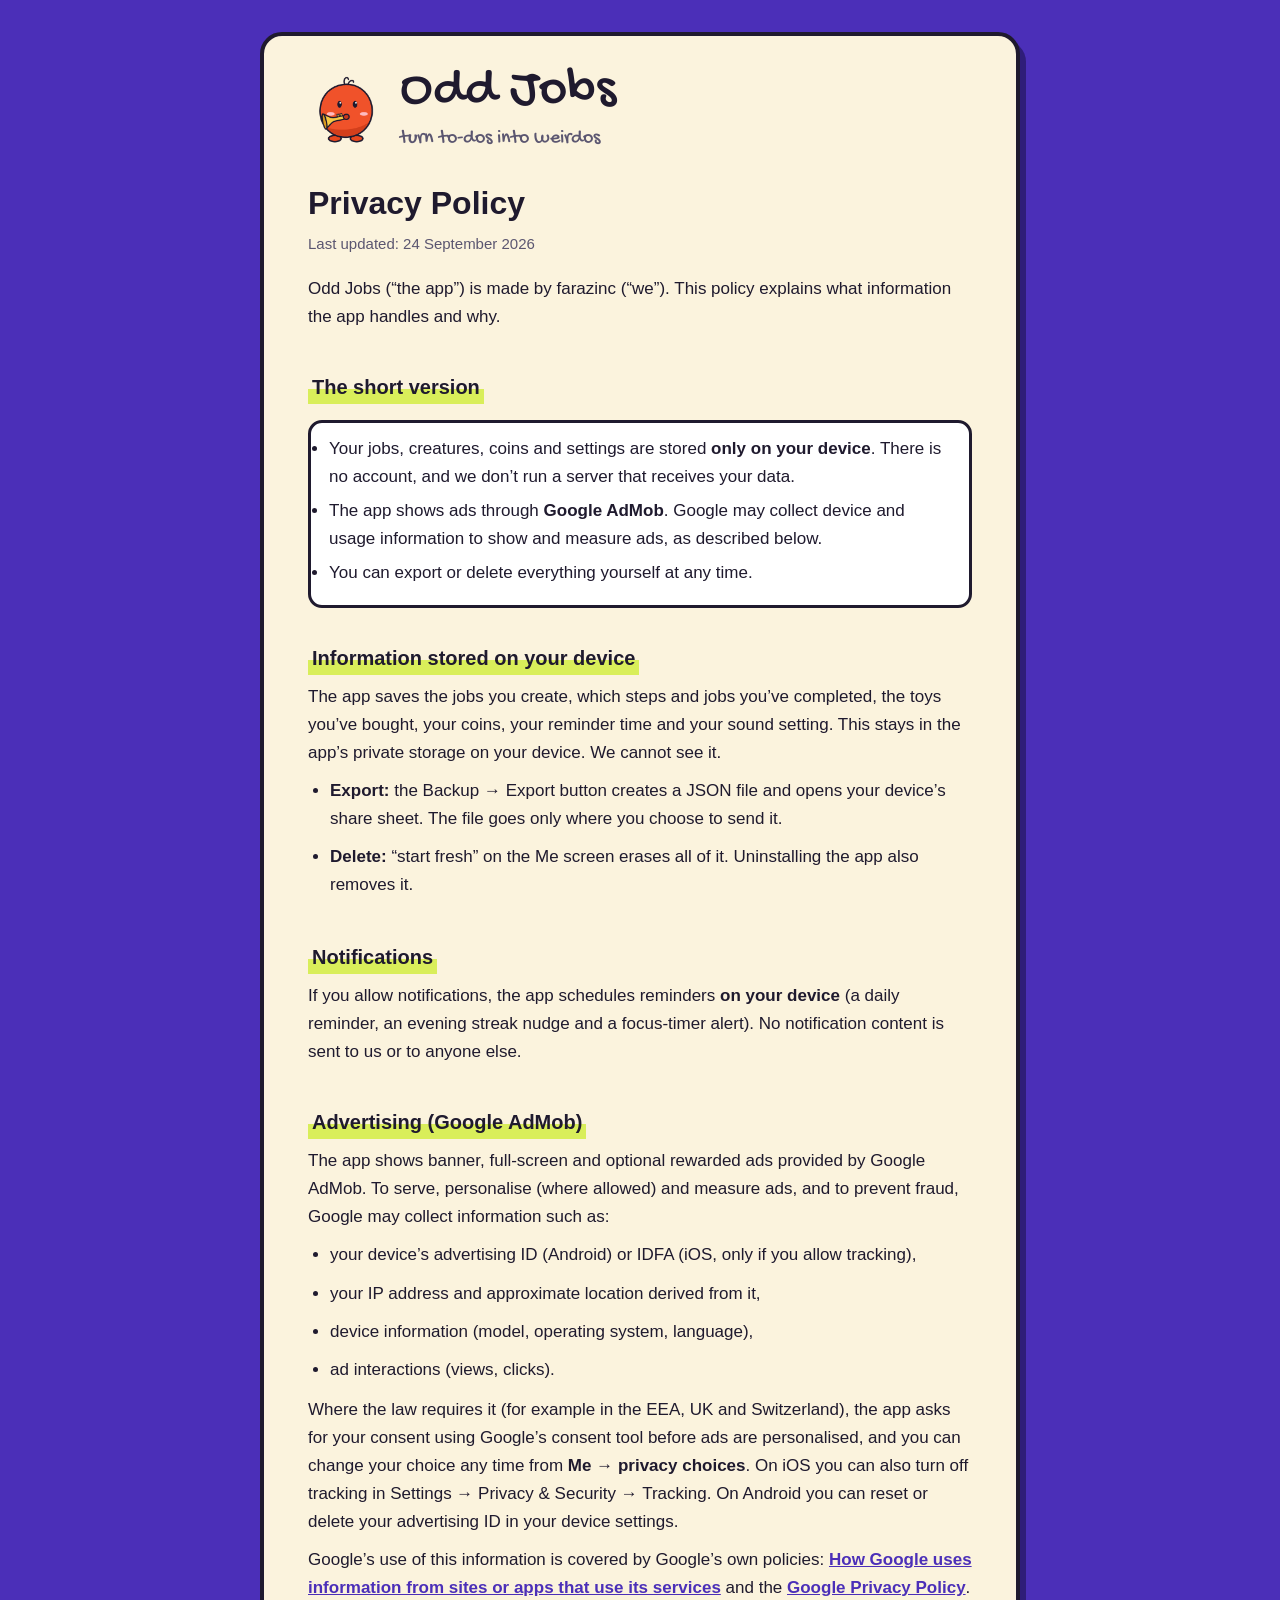
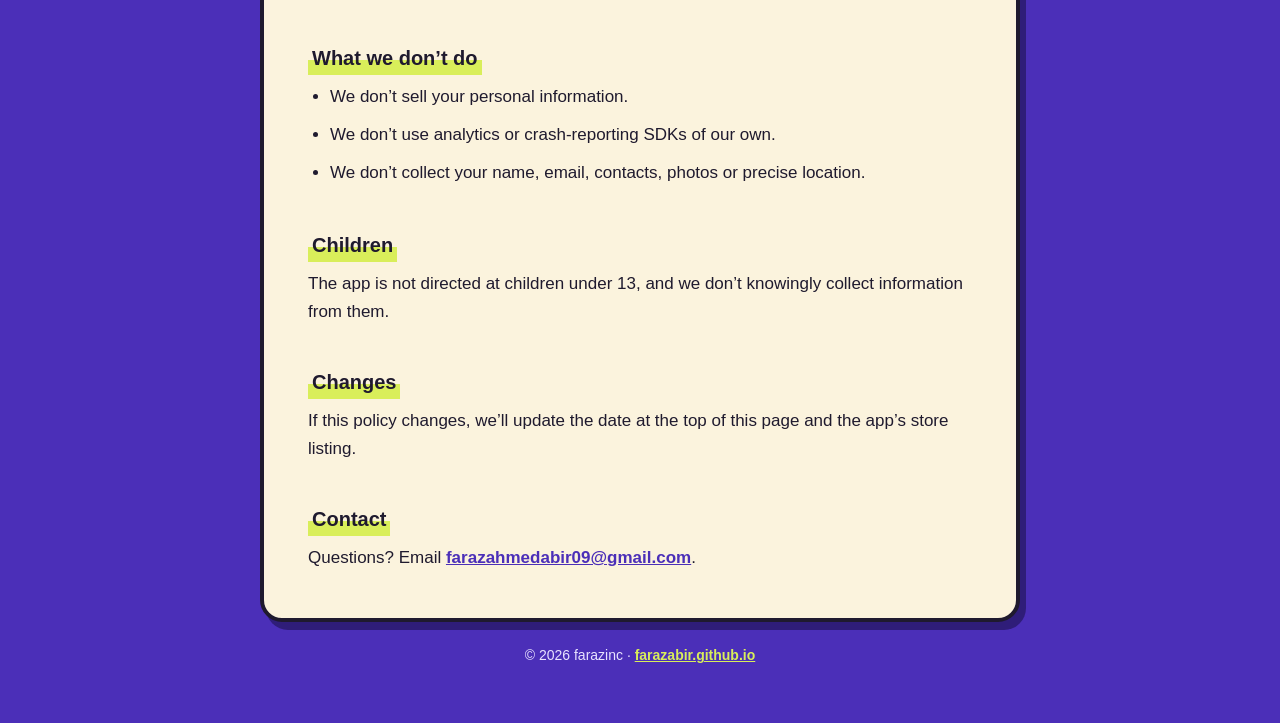
<file: oddjobs/privacy.html>
<!doctype html>
<html lang="en">
<head>
<meta charset="utf-8">
<meta name="viewport" content="width=device-width, initial-scale=1">
<title>Odd Jobs Privacy Policy</title>
<meta name="description" content="Privacy policy for Odd Jobs, the cozy to-do app where every task becomes a little creature.">
<link rel="icon" href="toot.png">
<link rel="preconnect" href="https://fonts.googleapis.com">
<link rel="preconnect" href="https://fonts.gstatic.com" crossorigin>
<link href="https://fonts.googleapis.com/css2?family=Gochi+Hand&display=swap" rel="stylesheet">
<style>
  :root {
    --violet: #4B2FB8;
    --lime: #D9EE5A;
    --ink: #1F1A2E;
    --paper: #FBF3DD;
    --muted: #5b5670;
  }
  * { box-sizing: border-box; }
  html { -webkit-text-size-adjust: 100%; }
  body {
    margin: 0;
    background: var(--violet);
    color: var(--ink);
    font: 17px/1.65 -apple-system, BlinkMacSystemFont, "Segoe UI", Roboto, Helvetica, Arial, sans-serif;
    padding: 32px 16px 56px;
  }
  .sheet {
    max-width: 760px;
    margin: 0 auto;
    background: var(--paper);
    border: 4px solid var(--ink);
    border-radius: 22px;
    box-shadow: 6px 8px 0 rgba(15, 8, 45, .45);
    padding: 28px clamp(18px, 5vw, 44px) 36px;
  }
  header { display: flex; align-items: center; gap: 16px; margin-bottom: 8px; }
  header img { width: 76px; height: 76px; flex: none; }
  .brand { font-family: "Gochi Hand", cursive; font-size: clamp(38px, 8vw, 54px); line-height: 1; margin: 0; }
  .tag { font-family: "Gochi Hand", cursive; font-size: 20px; color: var(--muted); margin: 4px 0 0; }
  h1 { font-size: clamp(26px, 5vw, 32px); margin: 22px 0 2px; }
  .date { color: var(--muted); margin: 0 0 18px; font-size: 15px; }
  h2 {
    font-size: 20px; margin: 30px 0 8px; display: inline-block;
    background: linear-gradient(transparent 55%, var(--lime) 55%);
    padding: 0 4px;
  }
  p, li { margin: 0 0 10px; }
  ul { padding-left: 22px; margin: 0 0 12px; }
  a { color: var(--violet); font-weight: 600; }
  .short {
    background: #fff; border: 3px solid var(--ink); border-radius: 14px;
    padding: 12px 18px; margin: 8px 0 4px;
  }
  .short li { margin-bottom: 6px; }
  footer { text-align: center; color: #e9e3ff; font-size: 14px; margin-top: 22px; }
  footer a { color: var(--lime); }
</style>
</head>
<body>
<main class="sheet">
  <header>
    <img src="toot.png" alt="Toot, the orange trumpet Jobling">
    <div>
      <p class="brand">Odd Jobs</p>
      <p class="tag">turn to-dos into weirdos</p>
    </div>
  </header>

  <h1>Privacy Policy</h1>
  <p class="date">Last updated: 24 September 2026</p>

  <p>Odd Jobs (“the app”) is made by farazinc (“we”). This policy explains what
  information the app handles and why.</p>

  <h2>The short version</h2>
  <ul class="short">
    <li>Your jobs, creatures, coins and settings are stored <strong>only on your device</strong>.
      There is no account, and we don’t run a server that receives your data.</li>
    <li>The app shows ads through <strong>Google AdMob</strong>. Google may collect device and
      usage information to show and measure ads, as described below.</li>
    <li>You can export or delete everything yourself at any time.</li>
  </ul>

  <h2>Information stored on your device</h2>
  <p>The app saves the jobs you create, which steps and jobs you’ve completed, the toys
  you’ve bought, your coins, your reminder time and your sound setting. This stays in the
  app’s private storage on your device. We cannot see it.</p>
  <ul>
    <li><strong>Export:</strong> the Backup → Export button creates a JSON file and opens your
      device’s share sheet. The file goes only where you choose to send it.</li>
    <li><strong>Delete:</strong> “start fresh” on the Me screen erases all of it. Uninstalling
      the app also removes it.</li>
  </ul>

  <h2>Notifications</h2>
  <p>If you allow notifications, the app schedules reminders <strong>on your device</strong>
  (a daily reminder, an evening streak nudge and a focus-timer alert). No notification
  content is sent to us or to anyone else.</p>

  <h2>Advertising (Google AdMob)</h2>
  <p>The app shows banner, full-screen and optional rewarded ads provided by Google AdMob.
  To serve, personalise (where allowed) and measure ads, and to prevent fraud, Google may
  collect information such as:</p>
  <ul>
    <li>your device’s advertising ID (Android) or IDFA (iOS, only if you allow tracking),</li>
    <li>your IP address and approximate location derived from it,</li>
    <li>device information (model, operating system, language),</li>
    <li>ad interactions (views, clicks).</li>
  </ul>
  <p>Where the law requires it (for example in the EEA, UK and Switzerland), the app asks
  for your consent using Google’s consent tool before ads are personalised, and you can
  change your choice any time from <strong>Me → privacy choices</strong>. On iOS you can also
  turn off tracking in Settings → Privacy &amp; Security → Tracking. On Android you can reset
  or delete your advertising ID in your device settings.</p>
  <p>Google’s use of this information is covered by Google’s own policies:
  <a href="https://policies.google.com/technologies/ads">How Google uses information from sites or apps that use its services</a>
  and the <a href="https://policies.google.com/privacy">Google Privacy Policy</a>.</p>

  <h2>What we don’t do</h2>
  <ul>
    <li>We don’t sell your personal information.</li>
    <li>We don’t use analytics or crash-reporting SDKs of our own.</li>
    <li>We don’t collect your name, email, contacts, photos or precise location.</li>
  </ul>

  <h2>Children</h2>
  <p>The app is not directed at children under 13, and we don’t knowingly collect
  information from them.</p>

  <h2>Changes</h2>
  <p>If this policy changes, we’ll update the date at the top of this page and the app’s
  store listing.</p>

  <h2>Contact</h2>
  <p>Questions? Email <a href="mailto:farazahmedabir09@gmail.com">farazahmedabir09@gmail.com</a>.</p>
</main>
<footer>© 2026 farazinc · <a href="/">farazabir.github.io</a></footer>
</body>
</html>
</file>
